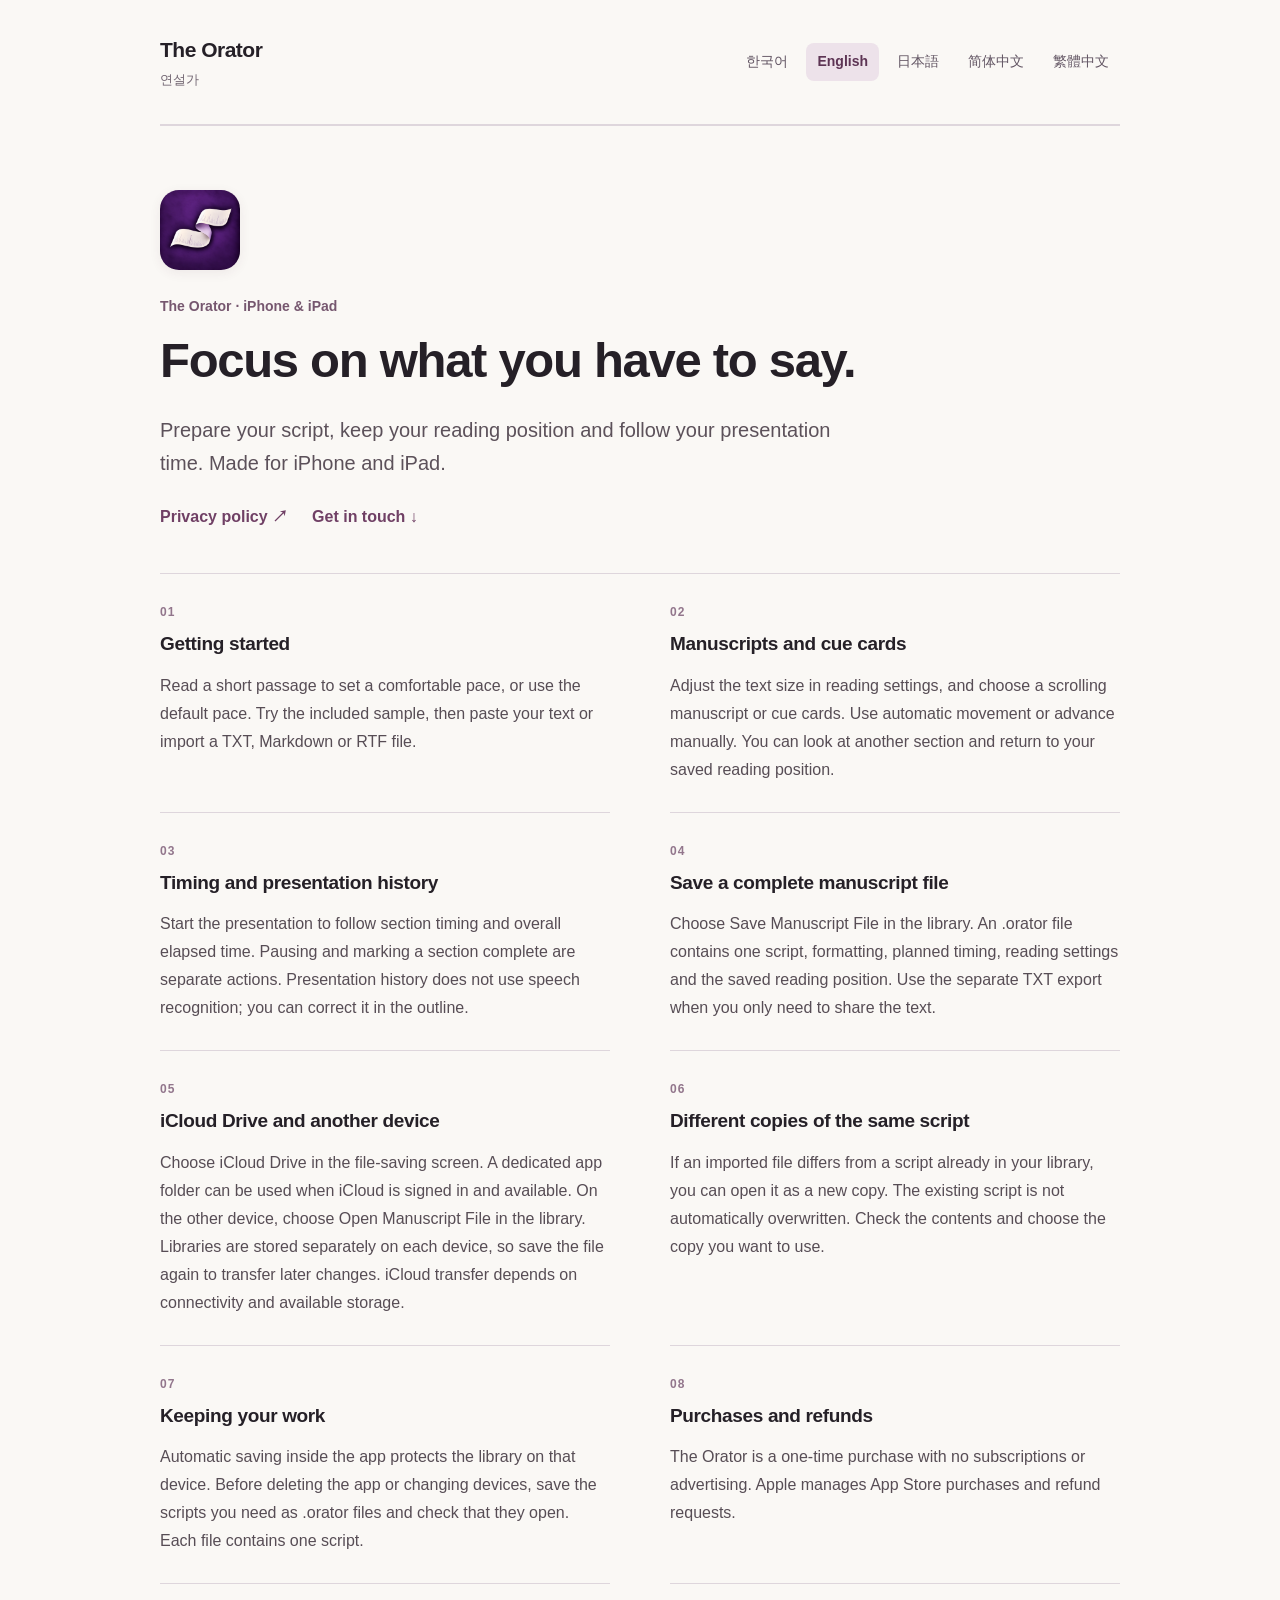
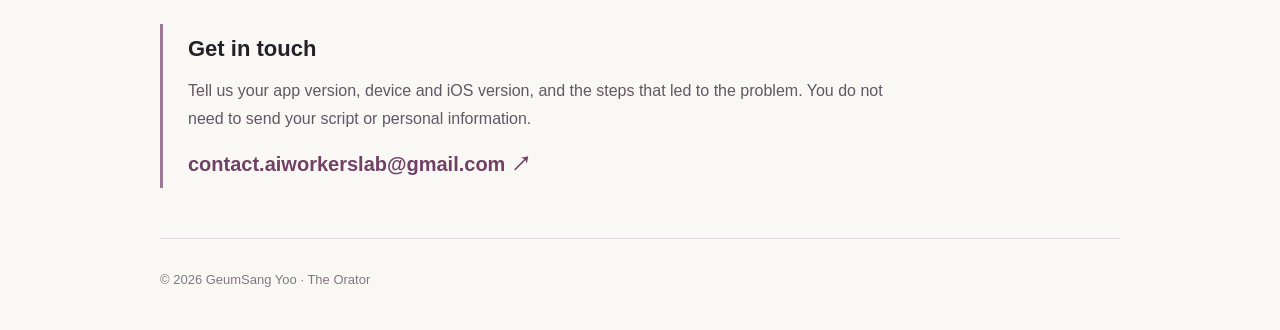
<file: index.html>
<!doctype html>
<html lang="ko"><head><meta charset="utf-8"><meta name="viewport" content="width=device-width,initial-scale=1"><meta name="color-scheme" content="light dark"><title>Support · The Orator / 연설가</title><meta name="description" content="Help with The Orator: manuscripts, cue cards, timing and .orator files on iPhone and iPad."><link rel="icon" href="icon.png"><link rel="stylesheet" href="style.css"><script src="language.js" defer></script></head>
<body><div class="shell"><header class="masthead"><a class="brand" href="./" aria-label="The Orator support">The Orator<span>연설가</span></a><nav class="languages" aria-label="Language"><a href="#ko" data-language="ko" lang="ko">한국어</a><a href="#english" data-language="english" lang="en">English</a><a href="#ja" data-language="ja" lang="ja">日本語</a><a href="#zh-Hans" data-language="zh-Hans" lang="zh-Hans">简体中文</a><a href="#zh-Hant" data-language="zh-Hant" lang="zh-Hant">繁體中文</a></nav></header><main><article id="ko" lang="ko" class="language-panel" data-panel="ko">
 <header class="hero"><img src="icon.png" width="80" height="80" alt=""><p class="eyebrow">연설가 · iPhone &amp; iPad</p><h1>준비한 말에 집중하세요.</h1><p class="intro">원고를 다듬고, 읽던 위치를 지키며, 발표 시간을 살펴보세요. iPhone과 iPad에서 준비부터 발표까지 이어집니다.</p><div class="page-links"><a href="privacy.html#ko">개인정보 처리방침 <span aria-hidden="true">↗</span></a><a href="#contact-ko">지원 및 문의 <span aria-hidden="true">↓</span></a></div></header>
 <div class="content"><section><h2><span class="section-number" aria-hidden="true">01</span>처음 시작하기</h2><p>짧은 예문으로 편안한 읽기 속도를 맞추거나 기본 속도로 시작하세요. 예시 원고를 열어 연습한 뒤 텍스트를 붙여 넣거나 TXT, Markdown, RTF 파일을 가져올 수 있습니다.</p></section><section><h2><span class="section-number" aria-hidden="true">02</span>원고와 큐카드로 읽기</h2><p>보기 설정에서 글자 크기를 조절하고 원고 또는 큐카드로 읽으세요. 자동 진행과 직접 넘기기를 선택할 수 있습니다. 다른 부분을 살펴본 뒤에는 읽던 곳으로 돌아갈 수 있습니다.</p></section><section><h2><span class="section-number" aria-hidden="true">03</span>발표 시간과 진행 기록</h2><p>발표를 시작하면 구간별 사용 시간과 전체 경과를 확인할 수 있습니다. 잠깐 멈추는 것과 순서의 완료 표시는 서로 다릅니다. 발표 기록은 음성을 인식한 결과가 아니며, 목차에서 직접 고칠 수 있습니다.</p></section><section><h2><span class="section-number" aria-hidden="true">04</span>원고와 설정을 한 파일로 저장하기</h2><p>원고 보관함의 ‘원고 파일 저장’을 누르면 .orator 파일에 원고 한 편과 서식, 배정 시간, 읽기 설정, 저장된 읽기 위치가 함께 담깁니다. 기존 TXT 내보내기는 본문을 전달할 때 사용하세요.</p></section><section><h2><span class="section-number" aria-hidden="true">05</span>iCloud Drive와 다른 기기</h2><p>파일 저장 화면에서 iCloud Drive를 선택하세요. iCloud에 로그인되어 있고 사용 가능한 경우 앱 전용 폴더를 이용할 수 있습니다. 다른 기기에서는 보관함의 ‘원고 파일 열기’로 파일을 선택하세요. 앱의 보관함은 기기별로 저장되므로, 나중에 수정한 내용을 옮기려면 파일을 다시 저장해야 합니다. 기기 간 파일 전송은 iCloud 연결 상태와 저장 공간에 따라 달라집니다.</p></section><section><h2><span class="section-number" aria-hidden="true">06</span>같은 원고의 다른 내용이 있을 때</h2><p>가져온 파일이 보관함의 원고와 다르면 새 사본으로 열 수 있습니다. 기존 원고를 자동으로 덮어쓰지 않습니다. 원하는 내용을 확인한 뒤 사용할 원고를 고르세요.</p></section><section><h2><span class="section-number" aria-hidden="true">07</span>원고를 보관하려면</h2><p>앱 안의 자동 저장은 해당 기기의 보관함을 위한 기능입니다. 앱 삭제나 기기 교체 전에 필요한 원고를 .orator 파일로 저장하고, 파일이 열리는지 확인하세요. 파일 하나에는 원고 한 편이 담깁니다.</p></section><section><h2><span class="section-number" aria-hidden="true">08</span>구매와 환불</h2><p>연설가는 한 번 구매해 사용하는 앱이며 구독이나 광고가 없습니다. 구매 내역과 환불은 Apple App Store에서 관리합니다.</p></section></div>
 <aside id="contact-ko" class="contact"><h2>지원 및 문의</h2><p>문제가 생기면 앱 버전, 기기와 iOS 버전, 문제가 발생한 순서를 알려 주세요. 원고 내용이나 개인정보를 보내지 않아도 됩니다.</p><a class="email" href="mailto:contact.aiworkerslab@gmail.com">contact.aiworkerslab@gmail.com <span aria-hidden="true">↗</span></a></aside>
 </article>
<article id="english" lang="en" class="language-panel" data-panel="english">
 <header class="hero"><img src="icon.png" width="80" height="80" alt=""><p class="eyebrow">The Orator · iPhone &amp; iPad</p><h1>Focus on what you have to say.</h1><p class="intro">Prepare your script, keep your reading position and follow your presentation time. Made for iPhone and iPad.</p><div class="page-links"><a href="privacy.html#english">Privacy policy <span aria-hidden="true">↗</span></a><a href="#contact-english">Get in touch <span aria-hidden="true">↓</span></a></div></header>
 <div class="content"><section><h2><span class="section-number" aria-hidden="true">01</span>Getting started</h2><p>Read a short passage to set a comfortable pace, or use the default pace. Try the included sample, then paste your text or import a TXT, Markdown or RTF file.</p></section><section><h2><span class="section-number" aria-hidden="true">02</span>Manuscripts and cue cards</h2><p>Adjust the text size in reading settings, and choose a scrolling manuscript or cue cards. Use automatic movement or advance manually. You can look at another section and return to your saved reading position.</p></section><section><h2><span class="section-number" aria-hidden="true">03</span>Timing and presentation history</h2><p>Start the presentation to follow section timing and overall elapsed time. Pausing and marking a section complete are separate actions. Presentation history does not use speech recognition; you can correct it in the outline.</p></section><section><h2><span class="section-number" aria-hidden="true">04</span>Save a complete manuscript file</h2><p>Choose Save Manuscript File in the library. An .orator file contains one script, formatting, planned timing, reading settings and the saved reading position. Use the separate TXT export when you only need to share the text.</p></section><section><h2><span class="section-number" aria-hidden="true">05</span>iCloud Drive and another device</h2><p>Choose iCloud Drive in the file-saving screen. A dedicated app folder can be used when iCloud is signed in and available. On the other device, choose Open Manuscript File in the library. Libraries are stored separately on each device, so save the file again to transfer later changes. iCloud transfer depends on connectivity and available storage.</p></section><section><h2><span class="section-number" aria-hidden="true">06</span>Different copies of the same script</h2><p>If an imported file differs from a script already in your library, you can open it as a new copy. The existing script is not automatically overwritten. Check the contents and choose the copy you want to use.</p></section><section><h2><span class="section-number" aria-hidden="true">07</span>Keeping your work</h2><p>Automatic saving inside the app protects the library on that device. Before deleting the app or changing devices, save the scripts you need as .orator files and check that they open. Each file contains one script.</p></section><section><h2><span class="section-number" aria-hidden="true">08</span>Purchases and refunds</h2><p>The Orator is a one-time purchase with no subscriptions or advertising. Apple manages App Store purchases and refund requests.</p></section></div>
 <aside id="contact-english" class="contact"><h2>Get in touch</h2><p>Tell us your app version, device and iOS version, and the steps that led to the problem. You do not need to send your script or personal information.</p><a class="email" href="mailto:contact.aiworkerslab@gmail.com">contact.aiworkerslab@gmail.com <span aria-hidden="true">↗</span></a></aside>
 </article>
<article id="ja" lang="ja" class="language-panel" data-panel="ja">
 <header class="hero"><img src="icon.png" width="80" height="80" alt=""><p class="eyebrow">The Orator · iPhone &amp; iPad</p><h1>伝えたい言葉に集中。</h1><p class="intro">原稿を整え、読んでいた位置を保ち、発表時間を確認できます。iPhoneとiPadで準備から本番まで。</p><div class="page-links"><a href="privacy.html#ja">プライバシーポリシー <span aria-hidden="true">↗</span></a><a href="#contact-ja">お問い合わせ <span aria-hidden="true">↓</span></a></div></header>
 <div class="content"><section><h2><span class="section-number" aria-hidden="true">01</span>使い始める</h2><p>短い文章を読んで自分のペースを設定するか、標準の速さで始めます。サンプル原稿で練習した後、文章を貼り付けたり、TXT・Markdown・RTFファイルを読み込んだりできます。</p></section><section><h2><span class="section-number" aria-hidden="true">02</span>原稿とキューカード</h2><p>閲覧設定で文字サイズを調整し、スクロールする原稿かキューカードを選びます。自動送りと手動送りを切り替えられます。別の箇所を確認した後、読んでいた位置へ戻れます。</p></section><section><h2><span class="section-number" aria-hidden="true">03</span>時間と発表記録</h2><p>発表を開始すると、各セクションの使用時間と全体の経過時間を確認できます。一時停止と完了の記録は別の操作です。発表記録は音声認識によるものではなく、目次で修正できます。</p></section><section><h2><span class="section-number" aria-hidden="true">04</span>原稿と設定を一つのファイルに</h2><p>ライブラリで原稿ファイルの保存を選びます。.oratorファイルには、原稿1件、書式、予定時間、閲覧設定、保存された読書位置が含まれます。本文だけを渡したい場合は、別のTXT書き出し機能を使います。</p></section><section><h2><span class="section-number" aria-hidden="true">05</span>iCloud Driveと別のデバイス</h2><p>ファイルの保存画面でiCloud Driveを選びます。iCloudにサインインして利用できる場合は、アプリ専用フォルダを使えます。別のデバイスでは、ライブラリから原稿ファイルを開いてください。ライブラリはデバイスごとに保存されるため、後から編集した内容を移すには、ファイルをもう一度保存します。iCloudの転送は通信状態と空き容量に左右されます。</p></section><section><h2><span class="section-number" aria-hidden="true">06</span>同じ原稿の内容が異なる場合</h2><p>取り込んだファイルとライブラリの原稿が異なる場合、新しいコピーとして開けます。既存の原稿を自動で上書きすることはありません。内容を確認して、使いたい原稿を選んでください。</p></section><section><h2><span class="section-number" aria-hidden="true">07</span>原稿を保管する</h2><p>アプリ内の自動保存は、そのデバイスのライブラリを保存する機能です。アプリの削除や機種変更の前に、必要な原稿を.oratorファイルで保存し、開けることを確認してください。1つのファイルに原稿1件が入ります。</p></section><section><h2><span class="section-number" aria-hidden="true">08</span>購入と返金</h2><p>The Oratorは買い切りのアプリで、サブスクリプションや広告はありません。App Storeでの購入と返金はAppleが管理します。</p></section></div>
 <aside id="contact-ja" class="contact"><h2>お問い合わせ</h2><p>アプリのバージョン、端末とiOSのバージョン、問題が起きるまでの操作をお知らせください。原稿や個人情報を送る必要はありません。</p><a class="email" href="mailto:contact.aiworkerslab@gmail.com">contact.aiworkerslab@gmail.com <span aria-hidden="true">↗</span></a></aside>
 </article>
<article id="zh-Hans" lang="zh-Hans" class="language-panel" data-panel="zh-Hans">
 <header class="hero"><img src="icon.png" width="80" height="80" alt=""><p class="eyebrow">The Orator · iPhone &amp; iPad</p><h1>专注于你想表达的话。</h1><p class="intro">整理讲稿，保留阅读位置，掌握演讲时间。适用于iPhone和iPad。</p><div class="page-links"><a href="privacy.html#zh-Hans">隐私政策 <span aria-hidden="true">↗</span></a><a href="#contact-zh-Hans">联系支持 <span aria-hidden="true">↓</span></a></div></header>
 <div class="content"><section><h2><span class="section-number" aria-hidden="true">01</span>开始使用</h2><p>阅读一段短文以设置舒适的速度，或使用默认速度。先试用示例讲稿，再粘贴文字或导入TXT、Markdown、RTF文件。</p></section><section><h2><span class="section-number" aria-hidden="true">02</span>讲稿与演讲卡片</h2><p>在阅读设置中调整文字大小，选择滚动讲稿或演讲卡片，并使用自动前进或手动翻页。查看其他部分后，可以返回之前的阅读位置。</p></section><section><h2><span class="section-number" aria-hidden="true">03</span>时间与演讲记录</h2><p>开始演讲后，可查看各部分的已用时间和整体经过的时间。暂停与标记完成是不同的操作。演讲记录不使用语音识别，你可以在目录中修改记录。</p></section><section><h2><span class="section-number" aria-hidden="true">04</span>将讲稿和设置保存为一个文件</h2><p>在资料库中选择保存讲稿文件。.orator文件包含一篇讲稿、格式、计划时间、阅读设置和保存的阅读位置。如果只需传递正文，可使用单独的TXT导出功能。</p></section><section><h2><span class="section-number" aria-hidden="true">05</span>iCloud Drive与其他设备</h2><p>在文件保存界面选择iCloud Drive。登录iCloud且服务可用时，可以使用应用专用文件夹。在另一台设备上，从资料库打开讲稿文件。各台设备分别保存自己的资料库，因此要传递后续修改，需要重新保存文件。iCloud传输取决于网络连接和可用储存空间。</p></section><section><h2><span class="section-number" aria-hidden="true">06</span>同一篇讲稿内容不同时</h2><p>如果导入的文件与资料库中的讲稿不同，可以打开为新副本。现有讲稿不会被自动覆盖。请检查内容后选择要使用的副本。</p></section><section><h2><span class="section-number" aria-hidden="true">07</span>保留你的讲稿</h2><p>应用内的自动保存用于保存当前设备上的资料库。删除应用或更换设备前，请将需要的讲稿保存为.orator文件，并确认能够打开。每个文件包含一篇讲稿。</p></section><section><h2><span class="section-number" aria-hidden="true">08</span>购买与退款</h2><p>The Orator采用一次性购买，无订阅和广告。App Store购买与退款由Apple管理。</p></section></div>
 <aside id="contact-zh-Hans" class="contact"><h2>联系支持</h2><p>请告知应用版本、设备及iOS版本，以及出现问题前的操作步骤。无需发送讲稿或个人信息。</p><a class="email" href="mailto:contact.aiworkerslab@gmail.com">contact.aiworkerslab@gmail.com <span aria-hidden="true">↗</span></a></aside>
 </article>
<article id="zh-Hant" lang="zh-Hant" class="language-panel" data-panel="zh-Hant">
 <header class="hero"><img src="icon.png" width="80" height="80" alt=""><p class="eyebrow">The Orator · iPhone &amp; iPad</p><h1>專注於你想表達的話。</h1><p class="intro">整理講稿，保留閱讀位置，掌握演講時間。適用於iPhone和iPad。</p><div class="page-links"><a href="privacy.html#zh-Hant">隱私權政策 <span aria-hidden="true">↗</span></a><a href="#contact-zh-Hant">聯絡支援 <span aria-hidden="true">↓</span></a></div></header>
 <div class="content"><section><h2><span class="section-number" aria-hidden="true">01</span>開始使用</h2><p>閱讀一段短文以設定舒適的速度，或使用預設速度。先試用範例講稿，再貼上文字或匯入TXT、Markdown、RTF檔案。</p></section><section><h2><span class="section-number" aria-hidden="true">02</span>講稿與演講卡片</h2><p>在閱讀設定中調整文字大小，選擇捲動講稿或演講卡片，並使用自動前進或手動翻頁。查看其他部分後，可以返回先前的閱讀位置。</p></section><section><h2><span class="section-number" aria-hidden="true">03</span>時間與演講記錄</h2><p>開始演講後，可查看各部分的已用時間與整體經過的時間。暫停與標記完成是不同的操作。演講記錄不使用語音辨識，你可以在目錄中修改記錄。</p></section><section><h2><span class="section-number" aria-hidden="true">04</span>將講稿與設定儲存為一個檔案</h2><p>在資料庫中選擇儲存講稿檔案。.orator檔案包含一篇講稿、格式、預定時間、閱讀設定，以及儲存的閱讀位置。如果只需傳送內文，可使用另外的TXT匯出功能。</p></section><section><h2><span class="section-number" aria-hidden="true">05</span>iCloud Drive與其他裝置</h2><p>在檔案儲存畫面選擇iCloud Drive。登入iCloud且服務可用時，可以使用App專用資料夾。在另一部裝置上，從資料庫開啟講稿檔案。各部裝置分別儲存自己的資料庫，因此若要傳送後續修改，需要重新儲存檔案。iCloud傳輸取決於網路連線和可用儲存空間。</p></section><section><h2><span class="section-number" aria-hidden="true">06</span>同一篇講稿內容不同時</h2><p>如果匯入的檔案與資料庫中的講稿不同，可以開啟為新副本。現有講稿不會被自動覆寫。請檢查內容後選擇要使用的副本。</p></section><section><h2><span class="section-number" aria-hidden="true">07</span>保留你的講稿</h2><p>App內的自動儲存用於保存目前裝置上的資料庫。刪除App或更換裝置前，請將需要的講稿儲存為.orator檔案，並確認能夠開啟。每個檔案包含一篇講稿。</p></section><section><h2><span class="section-number" aria-hidden="true">08</span>購買與退款</h2><p>The Orator採一次購買，無訂閱和廣告。App Store購買與退款由Apple管理。</p></section></div>
 <aside id="contact-zh-Hant" class="contact"><h2>聯絡支援</h2><p>請告知App版本、裝置與iOS版本，以及發生問題前的操作步驟。不需傳送講稿或個人資料。</p><a class="email" href="mailto:contact.aiworkerslab@gmail.com">contact.aiworkerslab@gmail.com <span aria-hidden="true">↗</span></a></aside>
 </article></main><footer>© 2026 GeumSang Yoo · The Orator</footer></div></body></html>
</file>
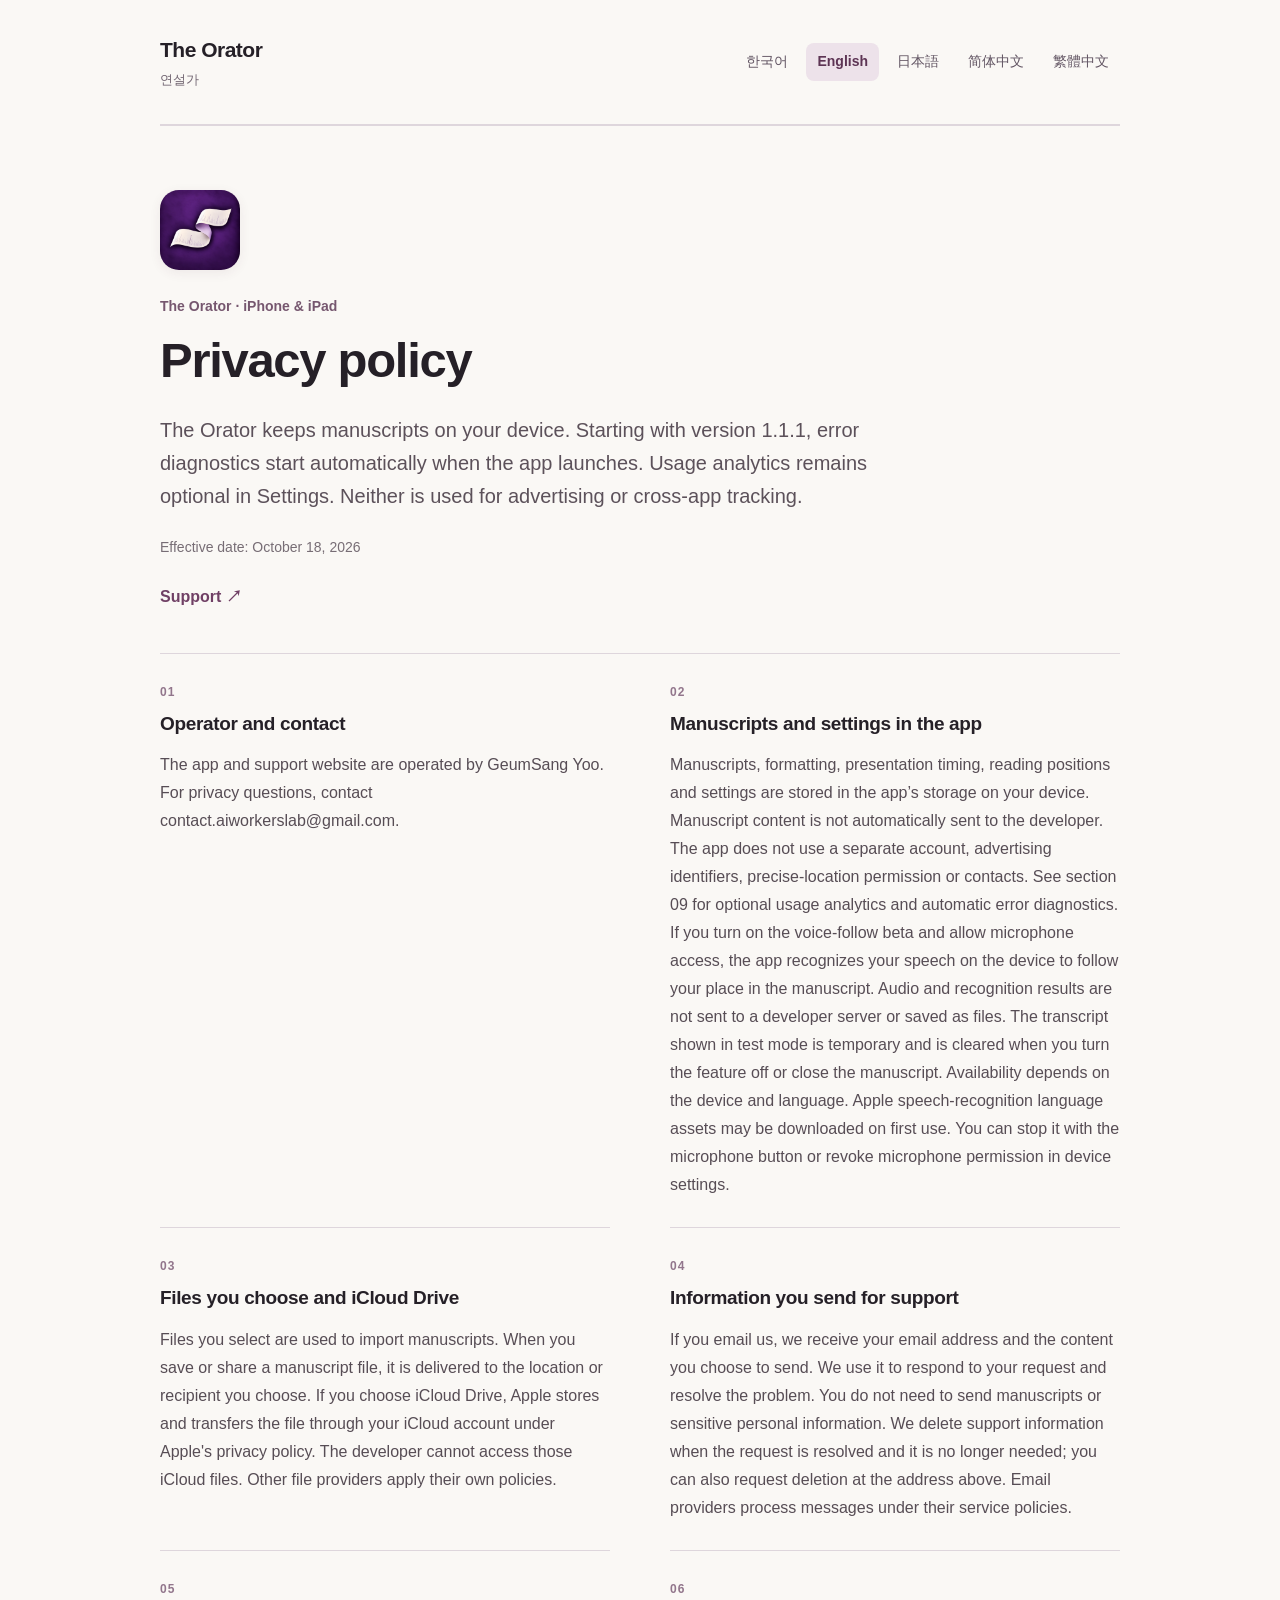
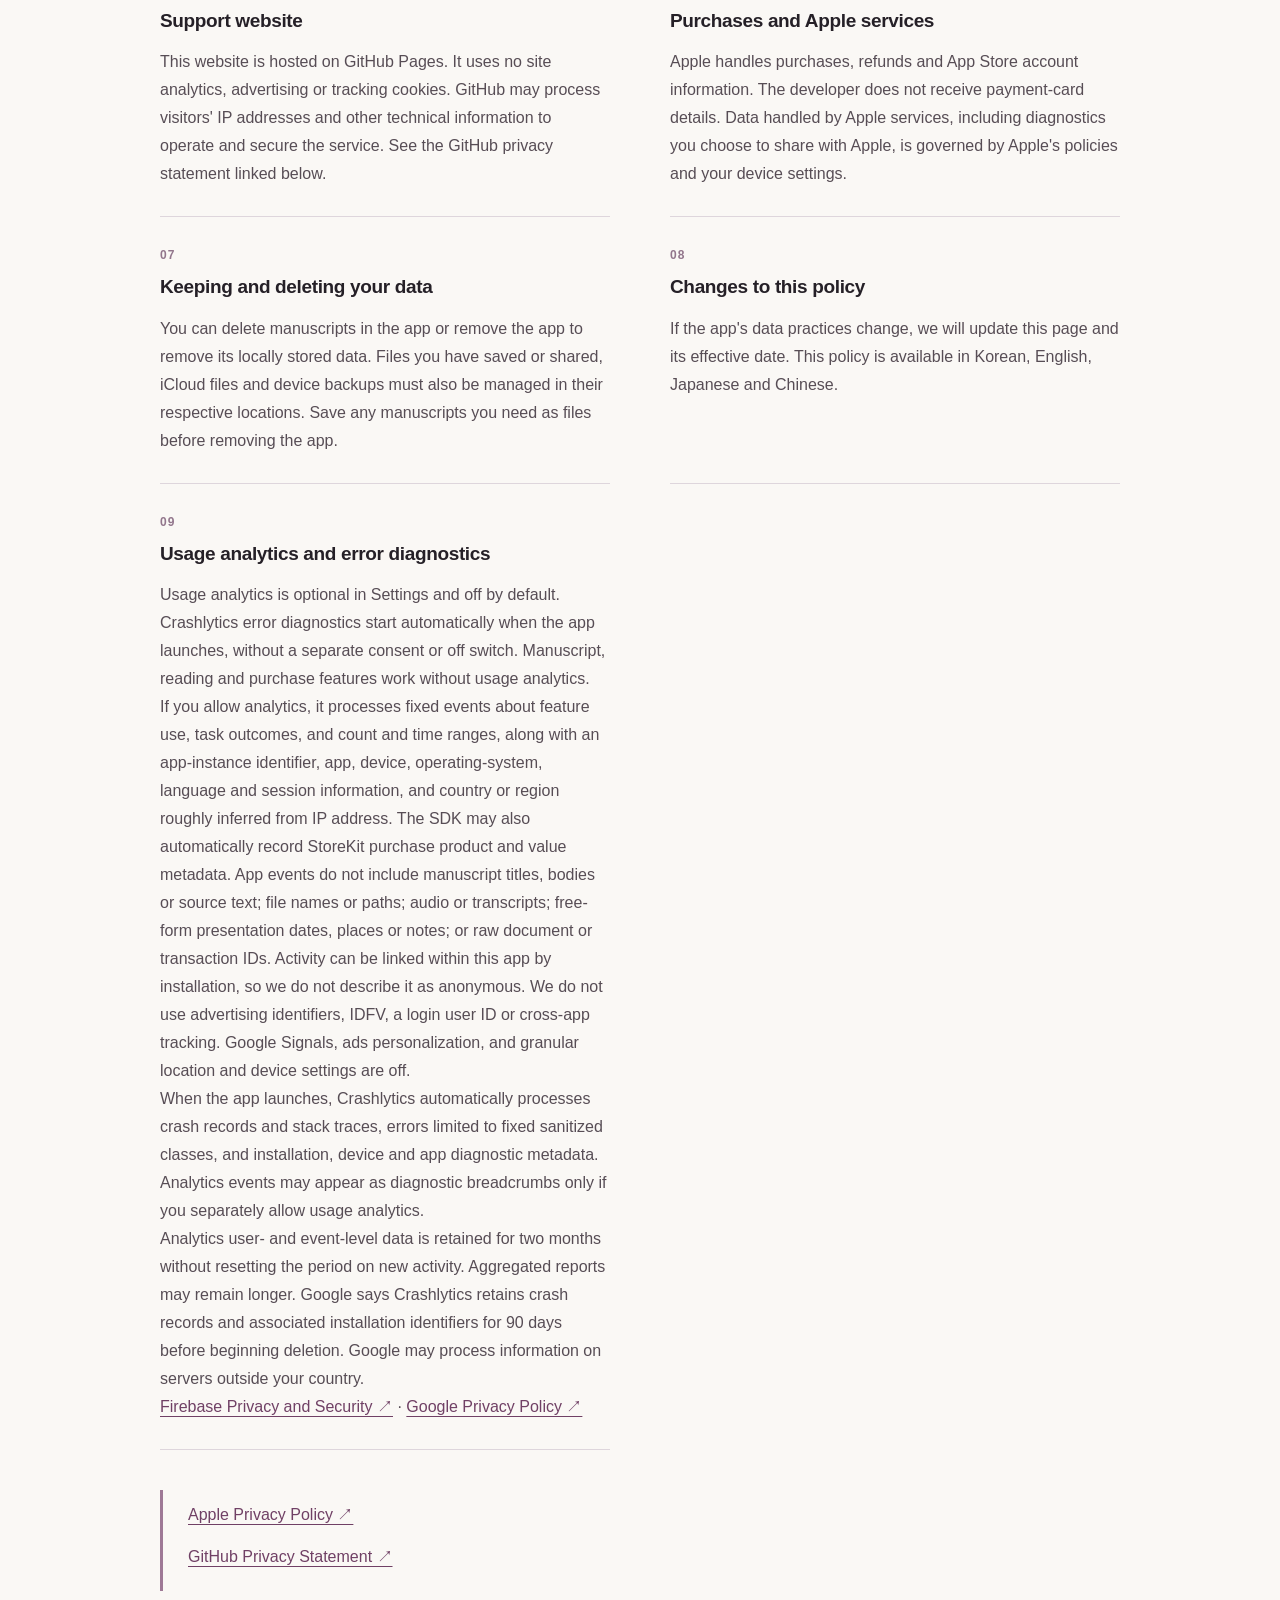
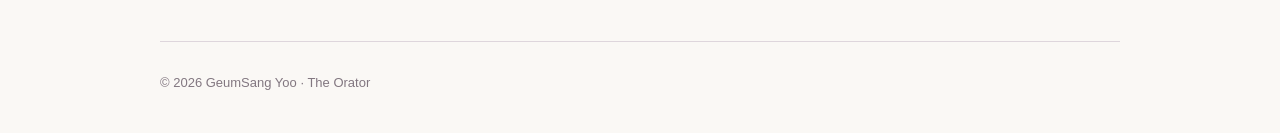
<file: privacy.html>
<!doctype html>
<html lang="ko"><head><meta charset="utf-8"><meta name="viewport" content="width=device-width,initial-scale=1"><meta name="color-scheme" content="light dark"><title>Privacy · The Orator / 연설가</title><meta name="description" content="How The Orator handles your manuscripts, files and support information."><link rel="icon" href="icon.png"><link rel="stylesheet" href="style.css"><script src="language.js" defer></script></head>
<body><div class="shell"><header class="masthead"><a class="brand" href="./" aria-label="The Orator support">The Orator<span>연설가</span></a><nav class="languages" aria-label="Language"><a href="#ko" data-language="ko" lang="ko">한국어</a><a href="#english" data-language="english" lang="en">English</a><a href="#ja" data-language="ja" lang="ja">日本語</a><a href="#zh-Hans" data-language="zh-Hans" lang="zh-Hans">简体中文</a><a href="#zh-Hant" data-language="zh-Hant" lang="zh-Hant">繁體中文</a></nav></header><main><article id="ko" lang="ko" class="language-panel" data-panel="ko">
 <header class="hero"><img src="icon.png" width="80" height="80" alt=""><p class="eyebrow">연설가 · iPhone &amp; iPad</p><h1>개인정보 처리방침</h1><p class="intro">연설가는 원고를 기기에 보관합니다. 1.1.1부터 오류 진단은 앱 실행부터 자동으로 켜집니다. 사용 분석은 설정에서 선택할 수 있으며, 광고나 앱 간 추적에는 사용하지 않습니다.</p><p class="date">적용일: 2026년 10월 18일</p><div class="page-links"><a href="./#ko">사용 안내 <span aria-hidden="true">↗</span></a></div></header>
 <div class="content"><section><h2><span class="section-number" aria-hidden="true">01</span>운영자와 연락처</h2><p>이 앱과 지원 사이트는 GeumSang Yoo가 운영합니다. 개인정보 관련 문의는 contact.aiworkerslab@gmail.com으로 보내 주세요.</p></section><section><h2><span class="section-number" aria-hidden="true">02</span>앱 안의 원고와 설정</h2><p>원고, 서식, 발표 시간, 읽던 위치와 설정은 기기의 앱 저장 공간에 보관됩니다. 원고 내용은 개발자에게 자동 전송되지 않습니다. 앱은 별도 계정, 광고 식별자, 정밀 위치 권한이나 연락처를 사용하지 않습니다. 선택적 사용 분석과 자동 오류 진단은 09항을 확인해 주세요.</p><p>음성 따라가기 베타를 직접 켜고 마이크 사용을 허용하면, 읽는 말을 기기 안에서 인식해 원고의 위치를 맞춥니다. 음성과 인식 결과는 개발자 서버로 보내거나 파일로 저장하지 않습니다. 테스트 모드에서 보이는 인식 결과도 일시적으로 표시하며, 기능을 끄거나 원고를 닫으면 지웁니다. 지원 기기와 언어에서 사용할 수 있으며, 처음에는 Apple의 음성 인식 언어 자료를 내려받을 수 있습니다. 마이크 버튼으로 끄거나 기기 설정에서 마이크 권한을 해제할 수 있습니다.</p></section><section><h2><span class="section-number" aria-hidden="true">03</span>직접 선택한 파일과 iCloud Drive</h2><p>사용자가 선택한 파일은 원고를 가져오는 데 사용됩니다. 원고 파일을 저장하거나 공유하면 선택한 위치 또는 대상에게 파일이 전달됩니다. iCloud Drive를 선택한 경우 Apple이 사용자의 iCloud 계정으로 파일의 보관과 기기 간 전송을 처리하며 Apple의 개인정보 정책이 적용됩니다. 개발자는 해당 iCloud 파일에 접근할 수 없습니다. 다른 파일 제공업체를 선택하면 그 업체의 정책이 적용됩니다.</p></section><section><h2><span class="section-number" aria-hidden="true">04</span>문의할 때 보내는 정보</h2><p>이메일로 문의하면 이메일 주소와 직접 보낸 내용을 받습니다. 이 정보는 문의에 답하고 문제를 해결하는 데 사용합니다. 원고나 민감한 개인정보를 보낼 필요는 없습니다. 문의 처리가 끝나 정보가 더 필요하지 않으면 삭제하며, 삭제 요청은 위 연락처로 할 수 있습니다. 이메일 제공업체는 자체 서비스 정책에 따라 메시지를 처리합니다.</p></section><section><h2><span class="section-number" aria-hidden="true">05</span>지원 웹사이트</h2><p>지원 페이지는 GitHub Pages에서 제공합니다. 이 사이트는 자체 분석 도구, 광고, 추적용 쿠키를 사용하지 않습니다. GitHub는 보안 등 서비스 운영을 위해 방문자의 IP 주소 등 기술 정보를 처리할 수 있습니다. 자세한 내용은 아래 GitHub 개인정보 처리방침을 확인하세요.</p></section><section><h2><span class="section-number" aria-hidden="true">06</span>구매와 Apple 서비스</h2><p>앱 구매·환불·App Store 계정 정보는 Apple이 처리합니다. 개발자는 결제 카드 정보를 받지 않습니다. Apple에 선택적으로 공유하는 진단 정보 등 Apple 서비스의 데이터 처리는 Apple 정책과 기기 설정을 따릅니다.</p></section><section><h2><span class="section-number" aria-hidden="true">07</span>보관·삭제와 선택</h2><p>앱에서 원고를 삭제하거나 앱을 제거하면 기기에 보관된 데이터를 제거할 수 있습니다. 별도로 저장하거나 공유한 .orator 파일, iCloud 파일과 기기 백업은 해당 위치에서도 관리해야 합니다. 앱을 지우기 전에 필요한 원고를 파일로 저장해 주세요.</p></section><section><h2><span class="section-number" aria-hidden="true">08</span>정책 변경</h2><p>앱의 데이터 처리 방식이 달라지면 이 페이지와 적용일을 갱신합니다. 이 문서는 한국어, 영어, 일본어, 중국어로 제공됩니다.</p></section><section><h2><span class="section-number" aria-hidden="true">09</span>사용 분석과 오류 진단</h2><p>사용 분석은 설정에서 선택해 켤 수 있으며 기본적으로 꺼져 있습니다. Crashlytics 오류 진단은 앱 실행부터 자동으로 켜지고 별도의 허용이나 끄기 설정은 없습니다. 사용 분석을 허용하지 않아도 원고 작성·읽기·구매 기능을 사용할 수 있습니다.</p><p>사용 분석을 허용하면 고정된 기능 이용·작업 결과·수량 및 시간 구간 이벤트와 함께 앱 설치별 식별자, 앱·기기·운영체제·언어·세션 정보, IP 주소로 대략 추정한 국가·지역이 처리됩니다. SDK가 StoreKit 구매의 상품·금액 정보도 자동 기록할 수 있습니다. 앱 이벤트에 원고 제목·본문·원문, 파일 이름·경로, 음성·인식 결과, 발표 날짜·장소·메모의 자유 입력값, 원고·거래의 원본 ID를 넣지 않습니다. 설치별 활동은 앱 안에서 연결될 수 있어 익명 정보라고 부르지 않습니다. 광고 식별자·IDFV·로그인 사용자 ID와 앱 간 추적은 사용하지 않으며, Google Signals·광고 개인화·세부 지역 및 기기 데이터 설정은 꺼져 있습니다.</p><p>앱을 실행하면 Crashlytics가 충돌 기록과 호출 스택, 정해진 분류만 담은 오류 기록, 설치·기기·앱 진단 정보를 자동으로 처리합니다. 사용 분석도 별도로 허용한 경우에만 분석 이벤트가 진단 기록의 단서로 포함될 수 있습니다.</p><p>Analytics의 사용자·이벤트 단위 데이터 보관 기간은 2개월이며 새 활동으로 기간을 다시 시작하지 않습니다. 집계 보고서는 더 오래 남을 수 있습니다. Google은 Crashlytics 충돌 기록과 관련 설치 식별자를 90일 보관한 뒤 삭제 절차를 시작한다고 설명합니다. 정보는 다른 국가의 Google 서버에서 처리될 수 있습니다.</p><p><a href="https://firebase.google.com/support/privacy">Firebase Privacy and Security ↗</a> · <a href="https://policies.google.com/privacy">Google Privacy Policy ↗</a></p></section></div>
 <aside class="contact"><p><a href="https://www.apple.com/legal/privacy/">Apple Privacy Policy ↗</a></p><p><a href="https://docs.github.com/en/site-policy/privacy-policies/github-general-privacy-statement">GitHub Privacy Statement ↗</a></p></aside>
 </article>
<article id="english" lang="en" class="language-panel" data-panel="english">
 <header class="hero"><img src="icon.png" width="80" height="80" alt=""><p class="eyebrow">The Orator · iPhone &amp; iPad</p><h1>Privacy policy</h1><p class="intro">The Orator keeps manuscripts on your device. Starting with version 1.1.1, error diagnostics start automatically when the app launches. Usage analytics remains optional in Settings. Neither is used for advertising or cross-app tracking.</p><p class="date">Effective date: October 18, 2026</p><div class="page-links"><a href="./#english">Support <span aria-hidden="true">↗</span></a></div></header>
 <div class="content"><section><h2><span class="section-number" aria-hidden="true">01</span>Operator and contact</h2><p>The app and support website are operated by GeumSang Yoo. For privacy questions, contact contact.aiworkerslab@gmail.com.</p></section><section><h2><span class="section-number" aria-hidden="true">02</span>Manuscripts and settings in the app</h2><p>Manuscripts, formatting, presentation timing, reading positions and settings are stored in the app’s storage on your device. Manuscript content is not automatically sent to the developer. The app does not use a separate account, advertising identifiers, precise-location permission or contacts. See section 09 for optional usage analytics and automatic error diagnostics.</p><p>If you turn on the voice-follow beta and allow microphone access, the app recognizes your speech on the device to follow your place in the manuscript. Audio and recognition results are not sent to a developer server or saved as files. The transcript shown in test mode is temporary and is cleared when you turn the feature off or close the manuscript. Availability depends on the device and language. Apple speech-recognition language assets may be downloaded on first use. You can stop it with the microphone button or revoke microphone permission in device settings.</p></section><section><h2><span class="section-number" aria-hidden="true">03</span>Files you choose and iCloud Drive</h2><p>Files you select are used to import manuscripts. When you save or share a manuscript file, it is delivered to the location or recipient you choose. If you choose iCloud Drive, Apple stores and transfers the file through your iCloud account under Apple's privacy policy. The developer cannot access those iCloud files. Other file providers apply their own policies.</p></section><section><h2><span class="section-number" aria-hidden="true">04</span>Information you send for support</h2><p>If you email us, we receive your email address and the content you choose to send. We use it to respond to your request and resolve the problem. You do not need to send manuscripts or sensitive personal information. We delete support information when the request is resolved and it is no longer needed; you can also request deletion at the address above. Email providers process messages under their service policies.</p></section><section><h2><span class="section-number" aria-hidden="true">05</span>Support website</h2><p>This website is hosted on GitHub Pages. It uses no site analytics, advertising or tracking cookies. GitHub may process visitors' IP addresses and other technical information to operate and secure the service. See the GitHub privacy statement linked below.</p></section><section><h2><span class="section-number" aria-hidden="true">06</span>Purchases and Apple services</h2><p>Apple handles purchases, refunds and App Store account information. The developer does not receive payment-card details. Data handled by Apple services, including diagnostics you choose to share with Apple, is governed by Apple's policies and your device settings.</p></section><section><h2><span class="section-number" aria-hidden="true">07</span>Keeping and deleting your data</h2><p>You can delete manuscripts in the app or remove the app to remove its locally stored data. Files you have saved or shared, iCloud files and device backups must also be managed in their respective locations. Save any manuscripts you need as files before removing the app.</p></section><section><h2><span class="section-number" aria-hidden="true">08</span>Changes to this policy</h2><p>If the app's data practices change, we will update this page and its effective date. This policy is available in Korean, English, Japanese and Chinese.</p></section><section><h2><span class="section-number" aria-hidden="true">09</span>Usage analytics and error diagnostics</h2><p>Usage analytics is optional in Settings and off by default. Crashlytics error diagnostics start automatically when the app launches, without a separate consent or off switch. Manuscript, reading and purchase features work without usage analytics.</p><p>If you allow analytics, it processes fixed events about feature use, task outcomes, and count and time ranges, along with an app-instance identifier, app, device, operating-system, language and session information, and country or region roughly inferred from IP address. The SDK may also automatically record StoreKit purchase product and value metadata. App events do not include manuscript titles, bodies or source text; file names or paths; audio or transcripts; free-form presentation dates, places or notes; or raw document or transaction IDs. Activity can be linked within this app by installation, so we do not describe it as anonymous. We do not use advertising identifiers, IDFV, a login user ID or cross-app tracking. Google Signals, ads personalization, and granular location and device settings are off.</p><p>When the app launches, Crashlytics automatically processes crash records and stack traces, errors limited to fixed sanitized classes, and installation, device and app diagnostic metadata. Analytics events may appear as diagnostic breadcrumbs only if you separately allow usage analytics.</p><p>Analytics user- and event-level data is retained for two months without resetting the period on new activity. Aggregated reports may remain longer. Google says Crashlytics retains crash records and associated installation identifiers for 90 days before beginning deletion. Google may process information on servers outside your country.</p><p><a href="https://firebase.google.com/support/privacy">Firebase Privacy and Security ↗</a> · <a href="https://policies.google.com/privacy">Google Privacy Policy ↗</a></p></section></div>
 <aside class="contact"><p><a href="https://www.apple.com/legal/privacy/">Apple Privacy Policy ↗</a></p><p><a href="https://docs.github.com/en/site-policy/privacy-policies/github-general-privacy-statement">GitHub Privacy Statement ↗</a></p></aside>
 </article>
<article id="ja" lang="ja" class="language-panel" data-panel="ja">
 <header class="hero"><img src="icon.png" width="80" height="80" alt=""><p class="eyebrow">The Orator · iPhone &amp; iPad</p><h1>プライバシーポリシー</h1><p class="intro">The Oratorは原稿を端末に保存します。バージョン1.1.1から、エラー診断はアプリの起動時から自動的に有効になります。利用状況の分析は設定で選択でき、広告やアプリをまたぐ追跡には使用しません。</p><p class="date">適用日：2026年10月18日</p><div class="page-links"><a href="./#ja">使い方 <span aria-hidden="true">↗</span></a></div></header>
 <div class="content"><section><h2><span class="section-number" aria-hidden="true">01</span>運営者と連絡先</h2><p>このアプリとサポートサイトはGeumSang Yooが運営しています。プライバシーに関するお問い合わせはcontact.aiworkerslab@gmail.comまでお送りください。</p></section><section><h2><span class="section-number" aria-hidden="true">02</span>アプリ内の原稿と設定</h2><p>原稿、書式、発表時間、読んでいた位置、設定は端末内のアプリ領域に保存されます。原稿の内容は開発者へ自動送信されません。専用アカウント、広告識別子、正確な位置情報の許可、連絡先は使用しません。任意の利用分析と自動エラー診断については09をご覧ください。</p><p>音声追従ベータを自分でオンにしてマイクを許可すると、端末内で発話を認識し、原稿の位置を合わせます。音声や認識結果を開発者のサーバーへ送信したり、ファイルとして保存したりしません。テストモードの認識結果も一時的な表示で、機能をオフにするか原稿を閉じると消去します。対応端末と言語で利用でき、初回はAppleの音声認識用言語データをダウンロードする場合があります。マイクボタンで停止するか、端末の設定でマイクの許可を取り消せます。</p></section><section><h2><span class="section-number" aria-hidden="true">03</span>選択したファイルとiCloud Drive</h2><p>ユーザーが選択したファイルを原稿の取り込みに使用します。原稿ファイルの保存や共有を行うと、選択した保存先や送信先にファイルが渡ります。iCloud Driveを選ぶ場合、AppleがユーザーのiCloudアカウントでファイルを保存・転送し、Appleのプライバシーポリシーが適用されます。開発者はそのiCloudファイルにアクセスできません。他のファイルサービスには各社のポリシーが適用されます。</p></section><section><h2><span class="section-number" aria-hidden="true">04</span>お問い合わせで送る情報</h2><p>メールでお問い合わせいただくと、メールアドレスと送信内容を受け取ります。お問い合わせへの回答と問題の解決に使用します。原稿や機微な個人情報を送る必要はありません。対応が完了し不要になった情報は削除します。上記連絡先への削除依頼も可能です。メール提供事業者は自社のポリシーに従ってメッセージを処理します。</p></section><section><h2><span class="section-number" aria-hidden="true">05</span>サポートサイト</h2><p>このサイトはGitHub Pagesで公開しています。独自のアクセス解析、広告、追跡用Cookieは使用しません。GitHubはサービスの運用やセキュリティのため、IPアドレスなどの技術情報を処理する場合があります。下記のGitHubプライバシー声明をご確認ください。</p></section><section><h2><span class="section-number" aria-hidden="true">06</span>購入とAppleのサービス</h2><p>購入、返金、App Storeアカウント情報はAppleが処理します。開発者は決済カード情報を受け取りません。Appleに任意で共有する診断情報などは、Appleのポリシーと端末設定に従って扱われます。</p></section><section><h2><span class="section-number" aria-hidden="true">07</span>データの保管と削除</h2><p>アプリ内の原稿を削除するかアプリを削除すると、端末内のデータを削除できます。別途保存・共有したファイル、iCloudファイル、端末のバックアップは、それぞれの保存先でも管理してください。アプリの削除前に必要な原稿をファイルとして保存してください。</p></section><section><h2><span class="section-number" aria-hidden="true">08</span>ポリシーの変更</h2><p>データの取り扱いを変更する場合、このページと適用日を更新します。このポリシーは韓国語、英語、日本語、中国語で提供しています。</p></section><section><h2><span class="section-number" aria-hidden="true">09</span>利用状況の分析とエラー診断</h2><p>利用状況の分析は設定から選択でき、初期設定ではオフです。Crashlyticsのエラー診断はアプリの起動時から自動的に有効になり、個別の許可やオフにする設定はありません。利用状況の分析を許可しなくても原稿の作成・閲覧・購入機能を利用できます。</p><p>利用分析を許可すると、機能の利用、操作結果、件数・時間の区分を表す定型イベントのほか、アプリのインストールごとの識別子、アプリ・端末・OS・言語・セッション情報、IPアドレスから大まかに推定した国・地域が処理されます。SDKがStoreKit購入の商品・金額情報を自動記録する場合もあります。アプリのイベントには原稿の題名・本文・元の文章、ファイル名・パス、音声・認識結果、発表日時・場所・メモの自由入力値、文書や取引の元のIDを含めません。インストール単位でアプリ内の行動を関連付けられるため、匿名情報とは説明しません。広告識別子、IDFV、ログイン用ユーザーID、アプリをまたぐ追跡は使用しません。Google Signals、広告のパーソナライズ、詳細な地域・端末データの設定はオフです。</p><p>アプリを起動すると、Crashlyticsがクラッシュ記録とスタックトレース、定型分類に限定したエラー記録、インストール・端末・アプリの診断情報を自動的に処理します。分析イベントが診断の手掛かりとして含まれるのは、利用状況の分析を別途許可した場合だけです。</p><p>Analyticsのユーザー・イベント単位のデータ保存期間は2か月で、新しい利用によって延長しません。集計レポートはより長く残る場合があります。Googleは、Crashlyticsのクラッシュ記録と関連するインストール識別子を90日間保持してから削除を開始すると説明しています。情報は居住国以外のGoogleのサーバーで処理される場合があります。</p><p><a href="https://firebase.google.com/support/privacy">Firebase Privacy and Security ↗</a> · <a href="https://policies.google.com/privacy">Google Privacy Policy ↗</a></p></section></div>
 <aside class="contact"><p><a href="https://www.apple.com/legal/privacy/">Apple Privacy Policy ↗</a></p><p><a href="https://docs.github.com/en/site-policy/privacy-policies/github-general-privacy-statement">GitHub Privacy Statement ↗</a></p></aside>
 </article>
<article id="zh-Hans" lang="zh-Hans" class="language-panel" data-panel="zh-Hans">
 <header class="hero"><img src="icon.png" width="80" height="80" alt=""><p class="eyebrow">The Orator · iPhone &amp; iPad</p><h1>隐私政策</h1><p class="intro">The Orator将讲稿保存在设备上。从1.1.1版起，错误诊断在应用启动时自动启用。使用情况分析可在设置中选择，两者都不用于广告或跨应用追踪。</p><p class="date">生效日期：2026年10月18日</p><div class="page-links"><a href="./#zh-Hans">使用帮助 <span aria-hidden="true">↗</span></a></div></header>
 <div class="content"><section><h2><span class="section-number" aria-hidden="true">01</span>运营者与联系方式</h2><p>本应用及支持网站由GeumSang Yoo运营。如有隐私问题，请联系contact.aiworkerslab@gmail.com。</p></section><section><h2><span class="section-number" aria-hidden="true">02</span>应用内的讲稿和设置</h2><p>讲稿、格式、演讲时间、阅读位置和设置保存在设备的应用存储空间中。讲稿内容不会自动发送给开发者。应用不使用独立账户、广告标识符、精确位置权限或通讯录。可选的使用情况分析与自动错误诊断见第09节。</p><p>当你主动开启语音跟随测试版并允许麦克风访问时，应用会在设备上识别你说的话，以跟随讲稿中的位置。音频和识别结果不会发送到开发者服务器，也不会保存为文件。测试模式中显示的识别文字仅临时保留，关闭功能或讲稿后即清除。可用性取决于设备和语言；首次使用时可能会下载Apple的语音识别语言资源。你可以通过麦克风按钮停止，或在设备设置中撤销麦克风权限。</p></section><section><h2><span class="section-number" aria-hidden="true">03</span>你选择的文件与iCloud Drive</h2><p>你选择的文件用于导入讲稿。保存或分享讲稿文件时，文件会发送到你选择的位置或接收方。选择iCloud Drive后，Apple通过你的iCloud账户储存和传输文件，并适用Apple的隐私政策。开发者无法访问这些iCloud文件。选择其他文件服务时，适用该服务商的政策。</p></section><section><h2><span class="section-number" aria-hidden="true">04</span>你为获得支持而发送的信息</h2><p>通过电子邮件联系我们时，我们会收到你的电子邮件地址和你发送的内容。这些信息用于回复请求和解决问题。你不必发送讲稿或敏感个人信息。请求解决且信息不再需要时，我们会将其删除；你也可以通过上述联系方式请求删除。邮件服务商按照其服务政策处理邮件。</p></section><section><h2><span class="section-number" aria-hidden="true">05</span>支持网站</h2><p>本网站托管于GitHub Pages，不使用自有分析工具、广告或追踪Cookie。GitHub可能为服务运营和安全处理访客IP地址等技术信息。请参阅下方链接中的GitHub隐私声明。</p></section><section><h2><span class="section-number" aria-hidden="true">06</span>购买与Apple服务</h2><p>Apple处理购买、退款和App Store账户信息。开发者不会收到支付卡信息。你选择与Apple共享的诊断信息等Apple服务数据，按照Apple的政策及设备设置处理。</p></section><section><h2><span class="section-number" aria-hidden="true">07</span>保留与删除数据</h2><p>你可以在应用内删除讲稿，或删除应用以移除其本地数据。另行保存或分享的文件、iCloud文件及设备备份，也需要在相应位置管理。删除应用前，请将需要的讲稿保存为文件。</p></section><section><h2><span class="section-number" aria-hidden="true">08</span>政策变更</h2><p>如果应用的数据处理方式改变，我们将更新本页及生效日期。本政策提供韩语、英语、日语和中文版本。</p></section><section><h2><span class="section-number" aria-hidden="true">09</span>使用情况分析与错误诊断</h2><p>使用情况分析可在设置中选择，默认关闭。Crashlytics错误诊断在应用启动时自动启用，没有单独的许可或关闭开关。不允许使用情况分析也能使用讲稿、阅读和购买功能。</p><p>允许使用情况分析后，系统会处理表示功能使用、操作结果及数量和时间区间的固定事件，以及应用安装实例标识符、应用、设备、操作系统、语言、会话信息和根据IP地址粗略推断的国家或地区。SDK也可能自动记录StoreKit购买的商品和金额信息。应用事件不包含讲稿标题、正文或原文，文件名或路径，音频或识别文字，自由输入的演讲日期、地点或备注，以及文档或交易的原始ID。同一次安装的应用内活动可能相互关联，因此我们不将这些数据称为匿名数据。我们不使用广告标识符、IDFV、登录用户ID或跨应用追踪；Google Signals、广告个性化以及精细地区和设备数据设置均已关闭。</p><p>应用启动时，Crashlytics会自动处理崩溃记录和调用栈、仅含固定分类的错误记录，以及安装、设备和应用诊断信息。只有另行允许使用情况分析时，分析事件才可能作为诊断线索出现。</p><p>Analytics的用户级和事件级数据保留两个月，新活动不会重新计算保留期。汇总报告可能保留更久。Google说明，Crashlytics会将崩溃记录及相关安装标识符保留90天，然后开始删除流程。信息可能在你所在国家或地区以外的Google服务器上处理。</p><p><a href="https://firebase.google.com/support/privacy">Firebase Privacy and Security ↗</a> · <a href="https://policies.google.com/privacy">Google Privacy Policy ↗</a></p></section></div>
 <aside class="contact"><p><a href="https://www.apple.com/legal/privacy/">Apple Privacy Policy ↗</a></p><p><a href="https://docs.github.com/en/site-policy/privacy-policies/github-general-privacy-statement">GitHub Privacy Statement ↗</a></p></aside>
 </article>
<article id="zh-Hant" lang="zh-Hant" class="language-panel" data-panel="zh-Hant">
 <header class="hero"><img src="icon.png" width="80" height="80" alt=""><p class="eyebrow">The Orator · iPhone &amp; iPad</p><h1>隱私權政策</h1><p class="intro">The Orator將講稿儲存在裝置上。自1.1.1版起，錯誤診斷會在App啟動時自動啟用。使用情況分析可在設定中選擇，兩者都不用於廣告或跨App追蹤。</p><p class="date">生效日期：2026年10月18日</p><div class="page-links"><a href="./#zh-Hant">使用說明 <span aria-hidden="true">↗</span></a></div></header>
 <div class="content"><section><h2><span class="section-number" aria-hidden="true">01</span>營運者與聯絡方式</h2><p>本App及支援網站由GeumSang Yoo營運。如有隱私權問題，請聯絡contact.aiworkerslab@gmail.com。</p></section><section><h2><span class="section-number" aria-hidden="true">02</span>App內的講稿與設定</h2><p>講稿、格式、演講時間、閱讀位置與設定儲存在裝置的App儲存空間中。講稿內容不會自動傳送給開發者。App不使用獨立帳號、廣告識別碼、精確位置權限或通訊錄。選用的使用情況分析與自動錯誤診斷請見第09節。</p><p>當你主動開啟語音跟隨測試版並允許麥克風存取時，App會在裝置上辨識你說的話，以跟隨講稿中的位置。音訊和辨識結果不會傳送至開發者伺服器，也不會儲存為檔案。測試模式中顯示的辨識文字僅暫時保留，關閉功能或講稿後即清除。可用性取決於裝置和語言；首次使用時可能會下載Apple的語音辨識語言資源。你可以透過麥克風按鈕停止，或在裝置設定中撤銷麥克風權限。</p></section><section><h2><span class="section-number" aria-hidden="true">03</span>你選擇的檔案與iCloud Drive</h2><p>你選擇的檔案用於匯入講稿。儲存或分享講稿檔案時，檔案會傳送到你選擇的位置或接收方。選擇iCloud Drive後，Apple透過你的iCloud帳號儲存和傳輸檔案，並適用Apple的隱私權政策。開發者無法存取這些iCloud檔案。選擇其他檔案服務時，適用該服務商的政策。</p></section><section><h2><span class="section-number" aria-hidden="true">04</span>你為取得支援而傳送的資訊</h2><p>透過電子郵件聯絡我們時，我們會收到你的電子郵件地址與你傳送的內容。這些資訊用於回覆請求與解決問題。你不必傳送講稿或敏感個人資料。請求解決且資訊不再需要時，我們會將其刪除；你也可以透過上述聯絡方式請求刪除。郵件服務商依照其服務政策處理郵件。</p></section><section><h2><span class="section-number" aria-hidden="true">05</span>支援網站</h2><p>本網站由GitHub Pages託管，不使用自有分析工具、廣告或追蹤Cookie。GitHub可能為服務營運與安全處理訪客IP位址等技術資訊。請參閱下方連結中的GitHub隱私權聲明。</p></section><section><h2><span class="section-number" aria-hidden="true">06</span>購買與Apple服務</h2><p>Apple處理購買、退款與App Store帳號資訊。開發者不會收到付款卡片資訊。你選擇與Apple分享的診斷資訊等Apple服務資料，依照Apple的政策與裝置設定處理。</p></section><section><h2><span class="section-number" aria-hidden="true">07</span>保留與刪除資料</h2><p>你可以在App內刪除講稿，或刪除App以移除其本機資料。另行儲存或分享的檔案、iCloud檔案與裝置備份，也需要在相應位置管理。刪除App前，請將需要的講稿儲存為檔案。</p></section><section><h2><span class="section-number" aria-hidden="true">08</span>政策變更</h2><p>如果App的資料處理方式改變，我們將更新本頁與生效日期。本政策提供韓文、英文、日文和中文版本。</p></section><section><h2><span class="section-number" aria-hidden="true">09</span>使用情況分析與錯誤診斷</h2><p>使用情況分析可在設定中選擇，預設關閉。Crashlytics錯誤診斷會在App啟動時自動啟用，沒有個別許可或關閉開關。不允許使用情況分析也能使用講稿、閱讀與購買功能。</p><p>允許使用情況分析後，系統會處理表示功能使用、操作結果及數量和時間區間的固定事件，以及App安裝實例識別碼、App、裝置、作業系統、語言、工作階段資訊，和依IP位址粗略推估的國家或地區。SDK也可能自動記錄StoreKit購買的商品與金額資訊。App事件不包含講稿標題、本文或原文，檔案名稱或路徑，音訊或辨識文字，自由輸入的演講日期、地點或備註，以及文件或交易的原始ID。同一次安裝的App內活動可能相互關聯，因此我們不將這些資料稱為匿名資料。我們不使用廣告識別碼、IDFV、登入使用者ID或跨App追蹤；Google Signals、廣告個人化，以及精細地區和裝置資料設定均已關閉。</p><p>App啟動時，Crashlytics會自動處理當機記錄與呼叫堆疊、僅含固定分類的錯誤記錄，以及安裝、裝置與App診斷資訊。只有另外允許使用情況分析時，分析事件才可能作為診斷線索出現。</p><p>Analytics的使用者層級與事件層級資料保留兩個月，新活動不會重新計算保留期。彙總報告可能保留更久。Google說明，Crashlytics會將當機記錄及相關安裝識別碼保留90天，然後開始刪除程序。資訊可能在你所在國家或地區以外的Google伺服器上處理。</p><p><a href="https://firebase.google.com/support/privacy">Firebase Privacy and Security ↗</a> · <a href="https://policies.google.com/privacy">Google Privacy Policy ↗</a></p></section></div>
 <aside class="contact"><p><a href="https://www.apple.com/legal/privacy/">Apple Privacy Policy ↗</a></p><p><a href="https://docs.github.com/en/site-policy/privacy-policies/github-general-privacy-statement">GitHub Privacy Statement ↗</a></p></aside>
 </article></main><footer>© 2026 GeumSang Yoo · The Orator</footer></div></body></html>
</file>
<file: style.css>
*{box-sizing:border-box}html{scroll-behavior:smooth;scroll-padding-top:24px}body{margin:0;background:#faf8f5;color:#252027;font-family:-apple-system,BlinkMacSystemFont,"Segoe UI","Noto Sans",sans-serif;line-height:1.75;-webkit-font-smoothing:antialiased}a{color:#704065;text-decoration-thickness:1px;text-underline-offset:4px}a:hover{color:#4c2845}a:focus-visible{outline:3px solid #956689;outline-offset:5px;border-radius:3px}.shell{max-width:1040px;margin:0 auto;padding:0 40px}.masthead{display:flex;align-items:center;justify-content:space-between;gap:24px;padding:32px 0;border-bottom:1px solid #ded6dc}.brand{text-decoration:none;color:inherit;font-size:21px;font-weight:750;letter-spacing:-.5px;white-space:nowrap}.brand span{font-weight:450;font-size:13px;display:block;color:#716571;letter-spacing:0}.languages{display:flex;flex-wrap:wrap;gap:7px}.languages a{font-size:14px;line-height:1.4;text-decoration:none;padding:9px 11px;border-radius:8px;color:#625563}.languages a[aria-current="true"]{background:#ede2ea;color:#5d3454;font-weight:650}.hero{padding:64px 0 42px;max-width:740px}.hero img{border-radius:19px;display:block;margin-bottom:24px;box-shadow:0 3px 12px #4c284513}.eyebrow{font-size:14px;font-weight:650;color:#76576f;margin:0 0 12px}.hero h1{font-size:clamp(32px,4.9vw,49px);line-height:1.25;letter-spacing:-1.3px;font-weight:730;margin:0 0 23px;word-break:keep-all}.intro{font-size:20px;line-height:1.65;color:#5c515a;max-width:710px;margin:0 0 22px;word-break:keep-all}.page-links{display:flex;gap:24px;flex-wrap:wrap;margin-top:23px;font-weight:600}.page-links a{text-decoration:none}.date{font-size:14px;color:#776d75}.content{display:grid;grid-template-columns:1fr 1fr;column-gap:60px;row-gap:0;border-top:1px solid #ded6dc}.content section{padding:29px 0 28px;border-bottom:1px solid #ded6dc}.content h2{font-size:19px;line-height:1.5;margin:0 0 13px;letter-spacing:-.35px;word-break:keep-all}.section-number{display:block;font-size:12px;color:#92768c;font-weight:600;letter-spacing:1px;margin-bottom:9px}.content p{margin:0;color:#574d55;font-size:16px;word-break:keep-all}.contact{margin:40px 0 24px;border-left:3px solid #9e7996;padding:6px 0 6px 25px;max-width:740px}.contact h2{font-size:22px;margin:0 0 8px}.contact p{color:#625663;margin:5px 0 14px;word-break:keep-all}.email{font-size:20px;font-weight:650;text-decoration:none}.language-panel[hidden]{display:none}footer{color:#827780;font-size:13px;padding:30px 0 38px;border-top:1px solid #ded6dc;margin-top:50px}.language-panel+.language-panel{border-top:1px solid #ded6dc}@media(max-width:700px){.shell{padding:0 23px}.masthead{align-items:flex-start;flex-direction:column;gap:19px;padding:23px 0}.languages{gap:3px}.languages a{padding:8px 9px;font-size:13px}.hero{padding:38px 0 31px}.hero h1{letter-spacing:-.9px}.intro{font-size:18px}.content{grid-template-columns:1fr}.content section{padding:24px 0}.contact{padding-left:18px}.page-links{gap:20px}.hero img{width:70px;height:70px;border-radius:16px}}@media(prefers-color-scheme:dark){body{background:#201b21;color:#f2e9ef}a{color:#dab5cf}a:hover{color:#efd4e7}.brand{color:#f2e9ef}.brand span,.date,footer{color:#b9aab5}.masthead,.content,.content section,footer,.language-panel+.language-panel{border-color:#493c47}.languages a{color:#cbbac7}.languages a[aria-current="true"]{background:#493443;color:#f0cfe4}.eyebrow,.section-number{color:#c69cb9}.intro,.content p,.contact p{color:#d1c2cd}.contact{border-color:#ac80a0}}@media(prefers-reduced-motion:reduce){html{scroll-behavior:auto}}
</file>
